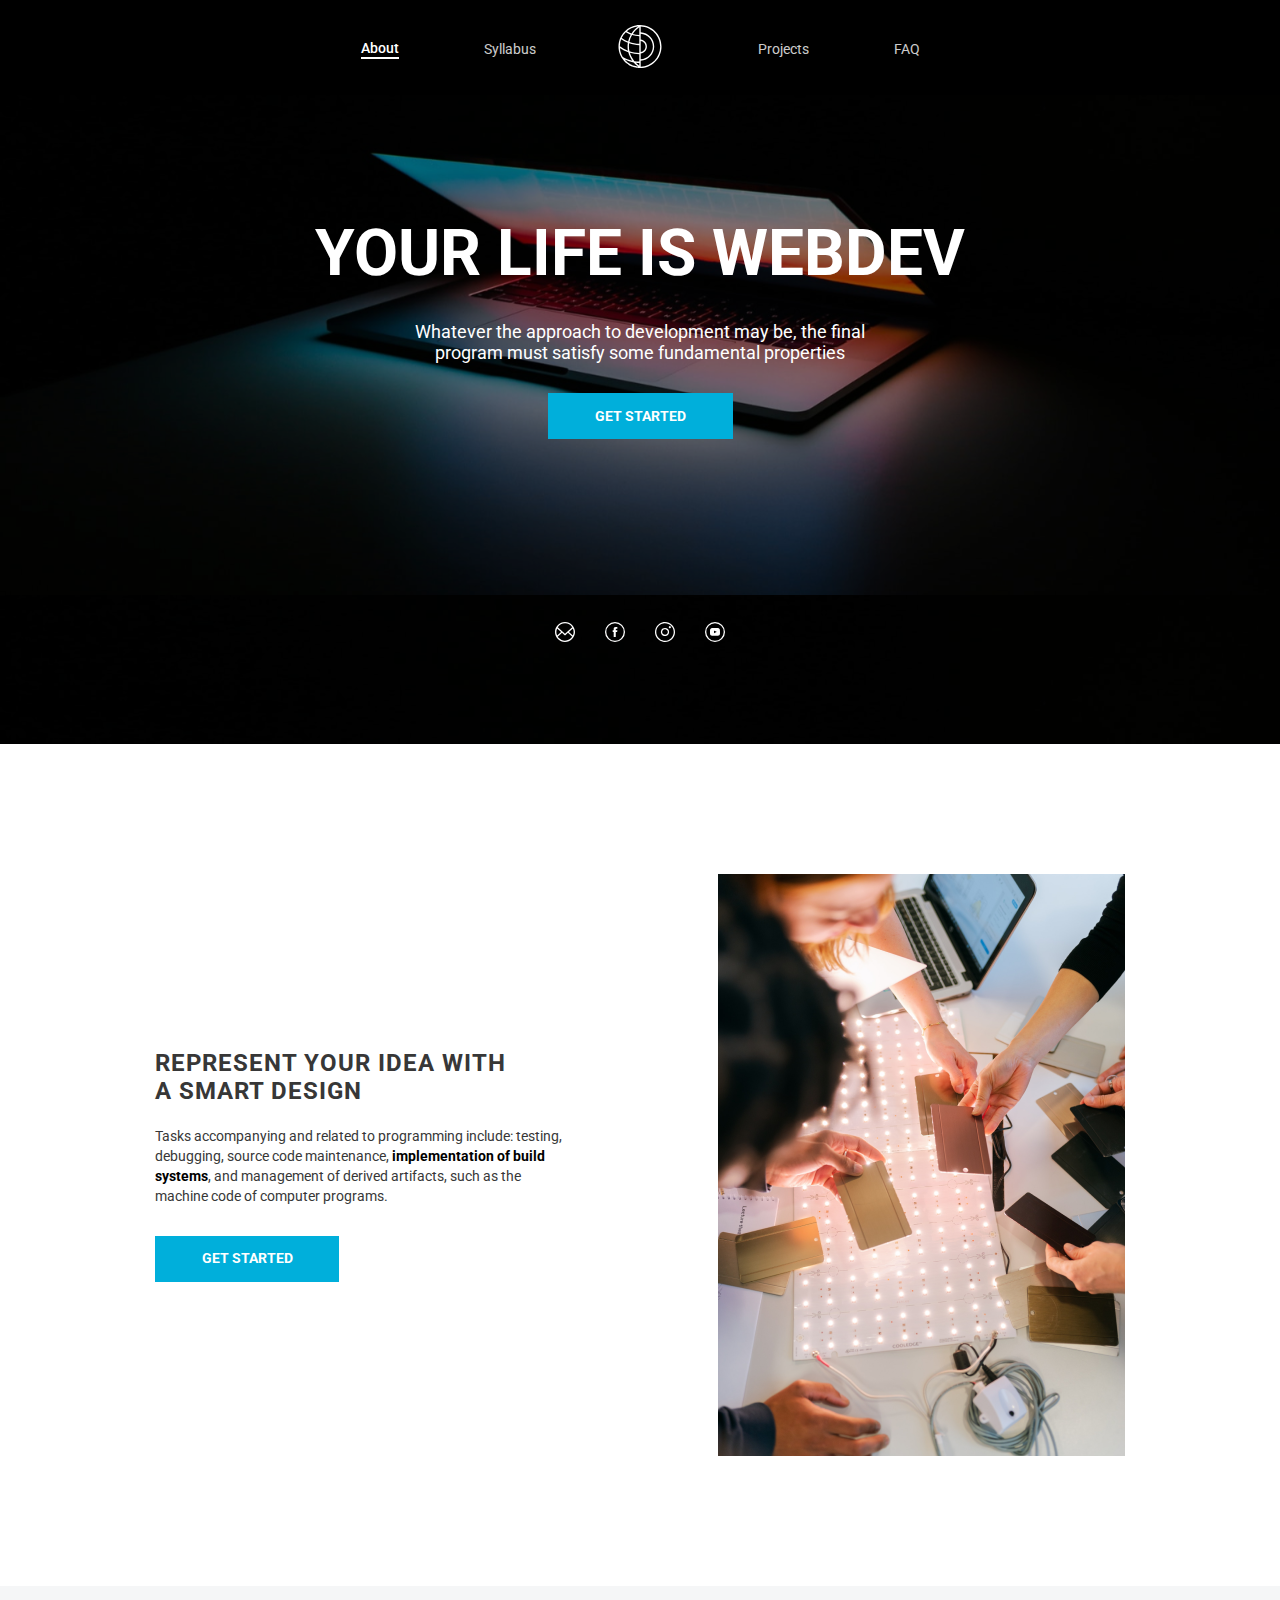
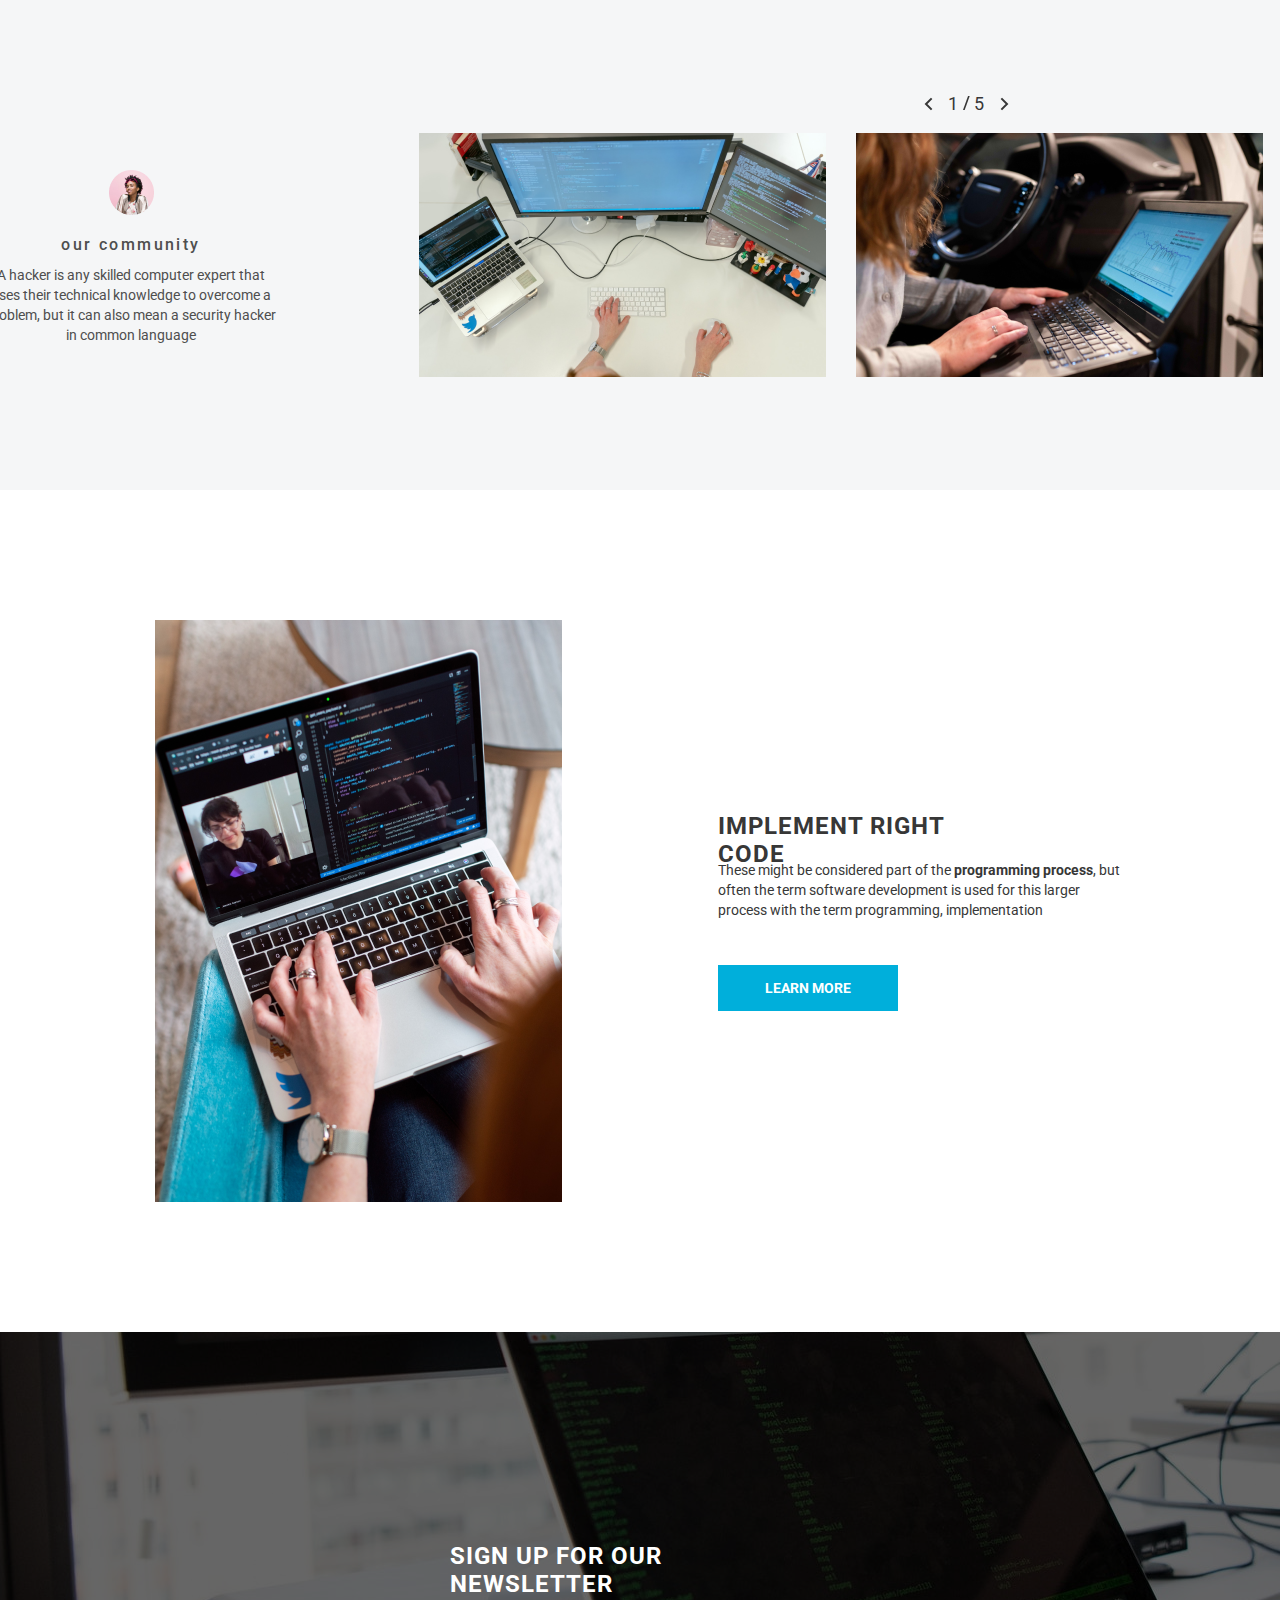
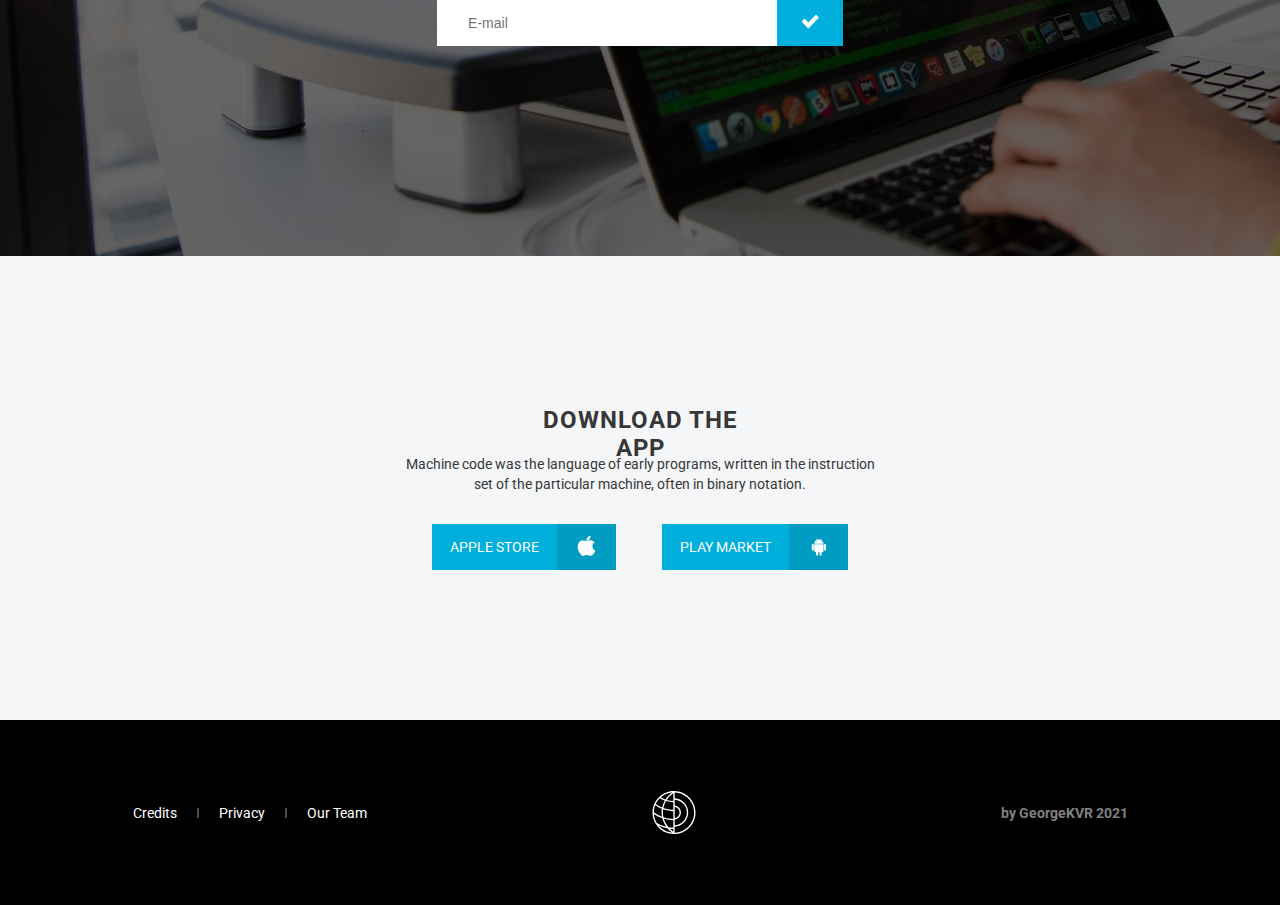
<file: webdev/index.html>
<!DOCTYPE html>
<html lang="en">
<head>
    <meta charset="UTF-8">
    <meta http-equiv="X-UA-Compatible" content="IE=edge">
    <meta name="viewport" content="width=device-width, initial-scale=1.0">
    <title>Webdev</title>
    <link rel="stylesheet" href="./style.css">
</head>
<body>
    <div class="first-screen">
        <header>
            <div class="logo">
                <img alt="logo" src="assets/logo.svg">
            </div> 
            <nav>
                <ul>
                    <li><a href="#" target="_blank">About</a></li>
                    <li><a href="#" target="_blank">Syllabus</a></li>
                    <li><a href="#" target="_blank">Projects</a></li>
                    <li><a href="#" target="_blank">FAQ</a></li>
                </ul>
            </nav>
        </header>
        <div class="your-life">
            <h1>YOUR LIFE IS WEBDEV</h1>
            <p>Whatever the approach to development may be, the final program must satisfy some fundamental properties</p>
            <form action="#">
                <button>GET STARTED</button>
            </form>
        </div>
        <div class="socials">
            <ul>
                <li class="mail"><a href="#"><img alt="mail" src="./assets/mail.svg"></a></li>
                <li class="fb"><a href="#"><img alt="fb" src="./assets/facebook.svg"></a></li>
                <li class="insta"><a href="#"><img alt="insta" src="./assets/insta.svg"></a></li>
                <li class="yt"><a href="#"><img alt="yt" src="./assets/youtube.svg"></a></li>
            </ul>
        </div>
    </div>
    <div class="second">
        <div class="content-block">
            <h2>Represent your idea with a smart Design</h2>
            <p>Tasks accompanying and related to programming include: testing, debugging, source code maintenance, <span>implementation of build systems</span>, and management of derived artifacts, such as the machine code of computer programs. </p>
            <form action="#">
                <button>GET STARTED</button>
            </form>
        </div>
        <img alt="first-content-image" src="./assets/content-image-1.png">
    </div>
    <div class="third">
        <div class="slider-controls">
            <img class="arrow-left" alt="arrow-left" src="./assets/arrow-left.svg">
            <ul class="pagination">
                <li>1</li>
                <li><img src="./assets/divider-icon.svg" alt="divider-icon"></li>
                <li>5</li>
            </ul>
            <img class="arrow-right" alt="arrow-right" src="./assets/arrow-right.svg">
        </div>
        <div class="main-stuff">
            <div class="user-card">
                <img src="./assets/userpic.png" alt="userpic">
                <h3>our community</h3>
                <p>A hacker is any skilled computer expert that uses their technical knowledge to overcome a problem, but it can also mean a security hacker in common language</p>
            </div>
            <div class="slider-items">
                <ul>
                    <li class="slider-item"><img alt="slider-item1" src="./assets/slider-item1.png"></li>
                    <li class="slider-item"><img alt="slider-item2" src="./assets/slider-item2.png"></li>
                    <li class="slider-item"><img alt="slider-item3" src="./assets/slider-item3.png"></li>
                </ul>
            </div>
        </div>
    </div>
    <div class="fourth">
        <img src="./assets/content-image-2.png" alt="content-image2">
        <div class="content-block">
            <h2>Implement right Code</h2>
            <p>These might be considered part of the <span>programming process</span>, but often the term software development is used for this larger process with the term programming, implementation</p>
            <form action="#">
                <button>LEARN MORE</button>
            </form>
        </div>
    </div>
    <div class="fifth">
        <h2>sign up for our newsletter</h2>
        <form action="#">
            <input type="email" id="email" placeholder="        E-mail">
            <button><img src="./assets/check-icon.svg"></button>
        </form>
    </div>
    <div class="sixth">
        <h2>Download the App</h2>
        <p>Machine code was the language of early programs, written in the instruction set of the particular machine, often in binary notation.</p>
        <div class="download">
            <form class="apple" action="#">
                    <label for="ios">APPLE STORE</label>
                    <button class="ios"><img alt="apple-logo" src="./assets/apple-logo.svg"></button>
            </form>
            <form class="android" action="#">
                <label for="android">PLAY MARKET</label>
                <button class="android"><img alt="android-logo" src="./assets/android.svg"></button>
            </form>
        </div>
    </div>
    <footer>
        <nav>
            <ul>
                <li><a href="#">Credits</a></li>
                <li class="wrapper"></li>
                <li><a href="#">Privacy</a></li>
                <li class="wrapper"></li>
                <li><a href="#">Our Team</a></li>
            </ul>
        </nav>
        <img alt="logo" src="./assets/logo.svg">
        <h4 class="credits">by GeorgeKVR 2021</h4>
    </footer> 
</body>
</html>
</file>
<file: webdev/style.css>
@import url('https://fonts.googleapis.com/css2?family=Roboto&display=swap');
*{
    list-style:none;
    text-decoration:none;
    color:white;
    margin:0;
    padding:0;
}
body{
    font-family: 'Roboto', sans-serif;
}
.first-screen{
    width:1600px;
    max-height: 744px;
    height:744px;
    
    background: url(./assets/bg-image.png);
    background-size:contain;
}
.first-screen header{
    background-color:black;
    position:relative;
    width:100%;
    height:95px;
}
.first-screen header .logo{
    position:absolute;  
    padding: 25px calc(50% - 22px);
}
.first-screen header .logo img{
    width:44px;
    height:44px;
} 
.first-screen header nav ul{
    display:flex;
    align-items:center;
    justify-content: center;
    padding-top:38px;
} 
.first-screen header nav ul li a{
    font-size:14px;
    font-weight: normal;
    opacity: 0.8;
}
.first-screen header nav ul li a:hover{
    opacity: 1;
}
.first-screen header nav ul li:nth-child(1){
    border-bottom:solid 2px white;
}
.first-screen header nav ul li:nth-child(1) a{
    opacity: 1;
    font-weight: 500;
    position: relative;
}
.first-screen header nav ul li:nth-child(2){
    margin-left:85px;
}
.first-screen header nav ul li:nth-child(3){
    margin-left:222px;
}
.first-screen header nav ul li:nth-child(4){
    margin-left:85px;
}
.first-screen .your-life{
    display:flex;
    flex-direction:column;
    align-items: center;
}
.first-screen .your-life h1{
    font-size:64px;
    font-weight: 700;
    margin-top:121px;
}
.first-screen .your-life p{
    width:504px;
    font-size:18px;
    text-align: center;
    margin-top:30px;
}
.first-screen .your-life form{
    margin-top:30px;
}
.first-screen  .your-life form button{
    background: #00AFDB;
    font-size:14px;
    font-weight: 700;
    text-align: center;
    padding:15px 47px;
    border:none;
    font-family: "Roboto";
}
.first-screen .your-life form button:hover{
    animation: scale 1s;
    transition:.5;
    cursor:pointer;
    transform:scale(1.2,1.2);
    background: #009CC2;
}
@keyframes scale {
    from{
        transform:scale(1,1);
    }
    to{
        transform:scale(1.2,1.2);
    }
}
.first-screen .socials{
    margin-top:183px;
}
.first-screen .socials ul{
    display:flex;
    justify-content: center;
}
.first-screen .socials ul li{
    margin:0 15px;
    display:flex;
    justify-content: center;
    width:20px;
    height:20px;
}
.first-screen .socials ul li:hover{
    transform:scale(1.2,1.2);
    transition: .3s;
}
.second {
    height:842px;
    width: 1600px;
    display:flex;
    align-items: center;
    justify-content: space-evenly;
}
.second .content-block h2{
    color: #373737;
    font-size:24px;
    font-weight: 700;
    width:367px;
    height: 57px;
    letter-spacing: 1px;
    line-height: 28px;
    text-transform: uppercase;

}
.second .content-block p{
    color: #373737;
    width:407px;
    height:80px;
    font-size: 14px;
    line-height: 20px;
    margin-top:20px;
    margin-bottom:30px;

}
.second .content-block p span{
    color:black;
    font-weight: bold;
} 
.second .content-block form button{
    font-size:14px;
    line-height: 16.41px;
    text-align: center;
    background: #00AFDB;
    font-family: "Roboto";
    height:46px;
    width: 184px;
    border:none;
    font-weight: bold;
}
.second .content-block form button:hover{
    background: #009CC2;
    transition:0.5s;
    cursor:pointer;
}
.second img{
    width:407px;
    height:582px;
}
.third{
    display:flex;
    flex-direction:column;
    justify-content: center;
    width:1600px;
    height:504px;
    background-color:#F5F6F7;
}
.third .slider-controls{
    display:flex;
    justify-content: flex-end;
    margin-right: 271px;
    margin-bottom:20px;
}
.third .slider-controls .arrow-left img{
    width:5.66px;
    height:11.31px;
}
.third .slider-controls .arrow-right img{
    width:5.66px;
    height:11.31px;
}
.third .slider-controls .arrow-left:hover,.third .slider-controls .arrow-right:hover{
    cursor:pointer;
    transition:.2s;
    filter: sepia(100%) hue-rotate(190deg) saturate(500%) brightness(250%);
}
.third .slider-controls .pagination{
    display:flex;
}

.third .slider-controls .pagination li{
    color:#373737;
    width:11px;
    height:18px;
    line-height:18px;
    font-size:18px;
}
.third .slider-controls .pagination li:nth-child(1){
    margin-left:15.34px;
    margin-right:4px;
}
.third .slider-controls .pagination li:nth-child(2){
    width:6.71px;
    height:13.9px;    
    margin-right:4px;    
}
.third .slider-controls .pagination li:nth-child(3){
    margin-right:15.34px;
}
.third .main-stuff{
    display:flex;
    align-items:center;
}
.third .main-stuff .user-card{
    display:flex;
    flex-direction: column;
    justify-content: center;
    align-items: center;
    margin-left:269px;
    margin-right:124px;
}
.third .main-stuff .user-card img{
    width:45px;
    height:45px;
}
.third .main-stuff .user-card h3{
    width:160px;
    height:20px;
    font-weight: 500;
    font-size:16px;
    line-height:20px;
    text-align: center;
    color:#4E4E4E;
    letter-spacing: 2.4px;
    margin-top:20px;
    margin-bottom:10px;
}
.third .main-stuff .user-card p{
    width:298px;
    height:80px;
    font-weight: 400;
    font-size:14px;
    line-height:20px;
    text-align: center;
    color:#4E4E4E;
    
}
.third .main-stuff .slider-items ul{
    display:flex;
}
.third .main-stuff .slider-items ul li {
    margin:0 15px;
}
.third .main-stuff .slider-items ul li:nth-child(3){
    margin-right:-15px;
}

.fourth{
    display:flex;
    align-items:center;
    justify-content:space-evenly;
    width:1600px;
    height:842px;

}
.fourth img{
    width:407px;
    height:582px;
}
.fourth .content-block{
    display: flex;
    justify-content: center;
    flex-direction:column;
    
}
.fourth .content-block h2{
    color: #373737;
    text-transform: uppercase;
    width:298px;
    height:28px;
    font-weight: 700;
    font-size:24px;
    line-height:28px;
    letter-spacing: 1px;
}
.fourth .content-block p{
    color: #373737;
    width:407px;
    height:60px;
    font-weight: 400;
    line-height: 20px;
    font-size:14px;
    margin-top:20px;
    margin-bottom:45px;
}
.fourth .content-block p span{
    color:#373737;
    font-weight: bold;
}
.fourth .content-block form button{
    width:180px;
    height:46px;
    align-items:center;
    background-color:#00AFDB;
    font-size:14px;
    font-weight: 700;
    line-height: 16px;
    font-family: "Roboto";
    border: none;   
}
.fourth .content-block form button:hover{
    background: #009CC2;
    transition:0.5s;
    cursor:pointer;
}
.fifth{
    background-image:url(./assets/pexels-christina-morillo-1181675\ 1.png);
    width:1600px;
    height:524px;
    display:flex;
    flex-direction: column;
    align-items: center;
    justify-content: center;
}
.fifth h2{
    width:380px;
    height:28px;
    font-weight: 700;
    font-size:24px;
    line-height:28px;
    letter-spacing: 1px;
    text-transform: uppercase;
}
.fifth form{
    display:flex;
    margin-top:30px;
}
.fifth form button{
    width:66px;
    height:46px;
    border:none;
    background:#00AFDB;
}
.fifth form button:hover{
    background-color:#009CC2;
    transition: .5s;
    cursor:pointer;
}
.fifth form input{
    width:340px;
    height:46px;
    border:none;
    color:#373737;
    font-size:14px;
}
.sixth{
    display:flex;
    flex-direction:column;
    justify-content: center;
    align-items: center;
    width:1600px;
    height:464px;
    background-color: #F5F6F7;
}
.sixth h2{
    color:#373737;
    width:250px;
    height:28px;
    font-weight: 700;
    font-size:24px;
    line-height: 28px;
    letter-spacing: 1px;
    text-align: center;
    text-transform: uppercase;
}
.sixth p{
    color:#373737;
    width:480px;
    height:40px;
    font-size:14px;
    line-height:20px;
    text-align: center;
    margin-top:20px;
    margin-bottom:30px;
}
.sixth .download{
    display:flex;
    justify-content: space-between;
    align-items: center;
}
.sixth .download .apple{
    width:184;
    height:46px;
    background: #00AFDB;
    display:flex;
    align-items: center;
    border:none;
    margin-right:46px;
}
.sixth .download .apple label{
    font-size:14px;
    line-height:16px;
    padding:15px 18px;
    font-family: "Roboto";
    text-align: center;
}
.sixth .download .apple label:hover{
    background-color:#009CC2;
    transition: .5s;
    cursor:pointer;
}

.sixth .download .apple button{
    width:59px;
    height:46px;
    background-color:#009CC2;
    border:none;
}
.sixth .download .apple button img{
    width:19px;
    height:22px;
}

.sixth .download .android{
    width:184;
    height:46px;
    background: #00AFDB;
    display:flex;
    align-items: center;
    border:none;
}
.sixth .download .android label{
    font-size:14px;
    line-height:16px;
    padding:15px 18px;
    font-family: "Roboto";
    text-align: center;
}
.sixth .download .android label:hover{
    background-color:#009CC2;
    transition:.5s;
    cursor:pointer;
}

.sixth .download .android button{
    width:59px;
    height:46px;
    display:flex;
    justify-content: center;
    background-color:#009CC2;
    border:none;
}
.sixth .download .android button img{
    width:15.97px;
    height:18.25px;
}
footer{
    background-color:black;
    width:1600px;
    height:185px;
    display:flex;
    justify-content: space-around;
    align-items: center;
}
footer nav ul{
    display:flex;
}
footer nav ul li{
    font-size:14px;
    line-height:20px;
    margin:0 20px;
}
footer nav ul li a:hover{
    color:#818181;
}
footer nav ul .wrapper{
    margin:0;
    height:8px; 
    display:flex;
    align-self:center;  
    border: 1px solid #4E4E4E;
}
footer nav ul li:nth-child(1){
    margin-left:-20px;
}
footer nav ul li:nth-last-child(1){
    margin-right:-20px;
}
footer img{
    width:44px;
    height:44px;
}
footer .credits{
    font-size:14px;
    line-height:20px;
    text-align: center;
    color:#818181;
}

@media only screen and (max-width: 1400px){
    .first-screen,.second,.third,.fourth,.fifth,.sixth,footer{
        width:100%;
    }
    .third .main-stuff{
        justify-content: center;
    }
    .third .main-stuff .user-card{
        margin-left:0;
    }
}
</file>
